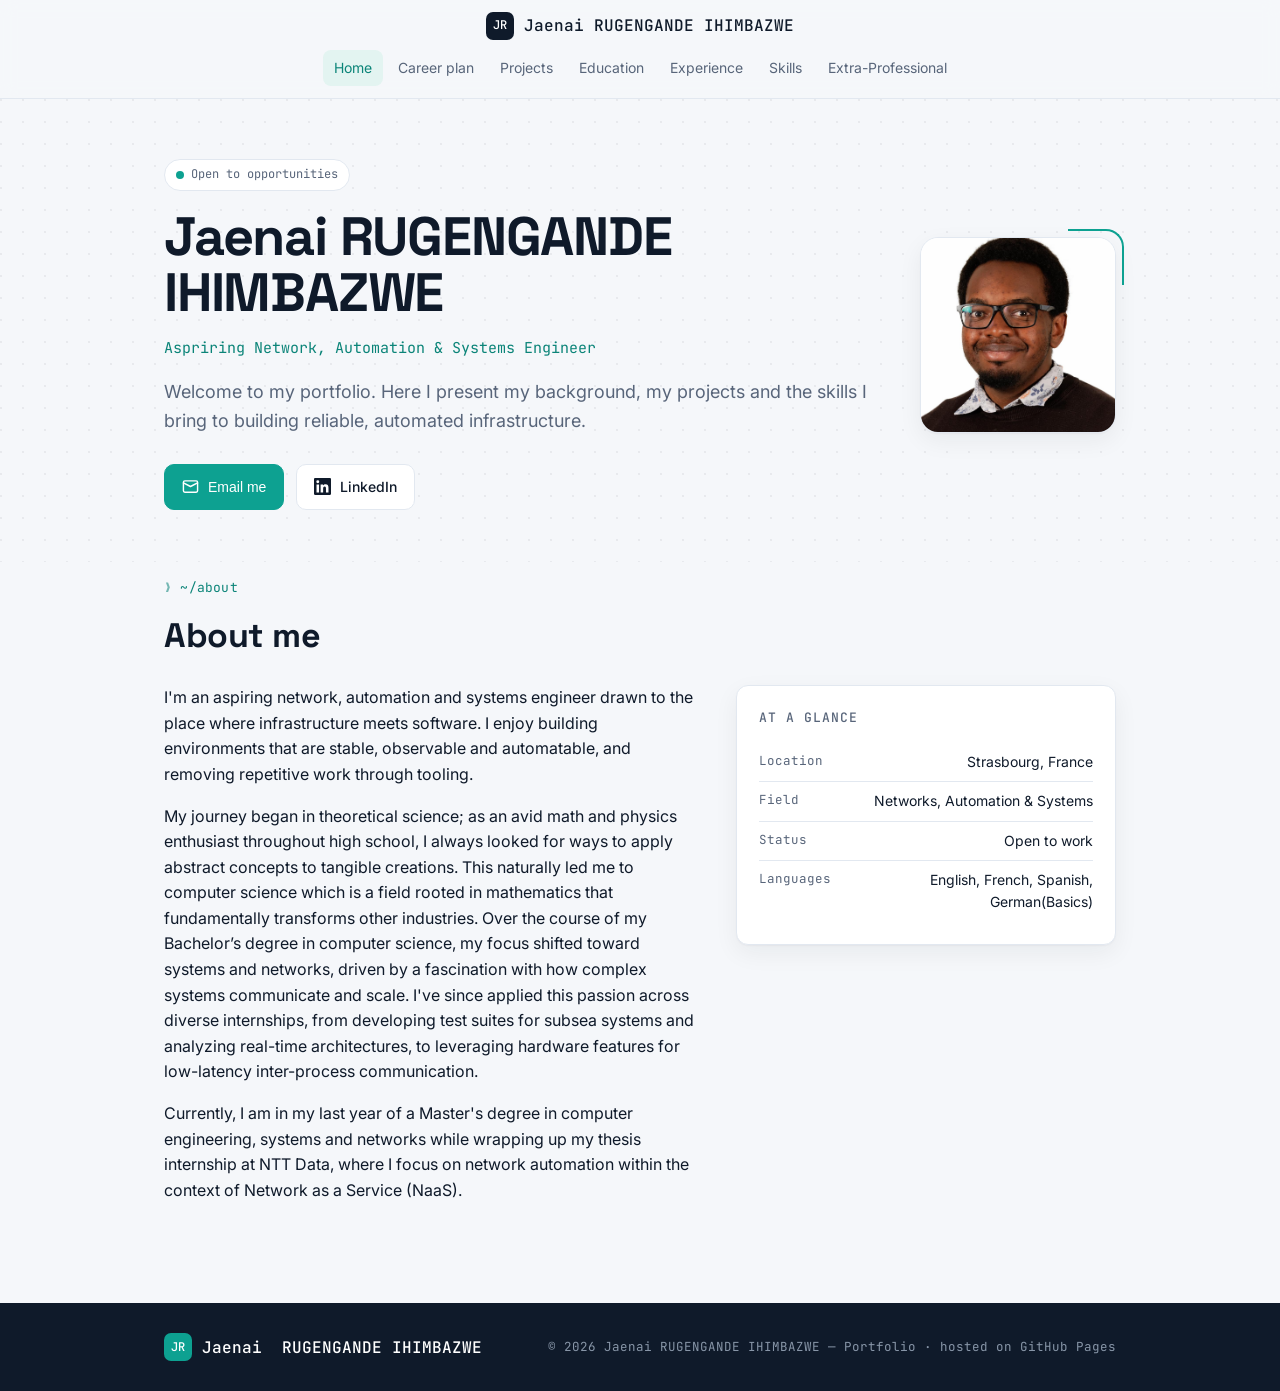
<file: index.html>
<!DOCTYPE html>
<html lang="en">
<head>
  <meta charset="UTF-8" />
  <meta name="viewport" content="width=device-width, initial-scale=1.0" />
  <title>Jaenai RUGENGANDE IHIMBAZWE — Portfolio</title>
  <meta name="description" content="Portfolio of Jaenai RUGENGANDE IHIMBAZWE, network,automation and systems engineer. Background, projects and skills." />
  <link rel="preconnect" href="https://fonts.googleapis.com" />
  <link rel="preconnect" href="https://fonts.gstatic.com" crossorigin />
  <link href="https://fonts.googleapis.com/css2?family=Inter:wght@400;500;600&family=JetBrains+Mono:wght@400;500&family=Space+Grotesk:wght@500;600;700&display=swap" rel="stylesheet" />
  <link rel="stylesheet" href="styles.css" />
</head>
<body>
  <a class="skip" href="#main">Skip to content</a>

  <!-- ===== SHARED HEADER (identical on every page — keep in sync) ===== -->
  <header class="site-header">
    <div class="site-header__inner">
      <a class="brand" href="index.html"><span class="brand__mark">JR</span> Jaenai&nbsp;RUGENGANDE IHIMBAZWE</a>
      <nav class="nav" aria-label="Primary">
        <a href="index.html" class="active" aria-current="page">Home</a>
        <a href="career-plan.html">Career plan</a>
        <a href="projects.html">Projects</a>
        <a href="education.html">Education</a>
        <a href="experience.html">Experience</a>
        <a href="skills.html">Skills</a>
        <a href="resources.html">Extra-Professional</a>
      </nav>
    </div>
  </header>

  <main id="main">
    <!-- ===== COVER / LANDING ===== -->
    <section class="hero">
      <div class="wrap hero__grid reveal">
        <div>
          <div class="status hero__status"><span class="dot"></span> Open to opportunities</div>
          <h1>Jaenai RUGENGANDE IHIMBAZWE</h1>
          <div class="hero__role"> Aspriring Network, Automation &amp; Systems Engineer</div>
          <p class="lead">Welcome to my portfolio. Here I present my background, my projects and the skills I bring to building reliable, automated infrastructure.</p>
          <div class="hero__cta">
            <button class="btn btn--primary" href="" id="email-btn">
              <svg viewBox="0 0 24 24" fill="none" stroke="currentColor" stroke-width="2" stroke-linecap="round" stroke-linejoin="round"><rect x="2" y="4" width="20" height="16" rx="2"/><path d="m22 7-10 5L2 7"/></svg>
              Email me
            </button>
            <a class="btn" href="https://www.linkedin.com/in/jaenai-rugengande-ihimbazwe/" target="_blank" rel="noopener">
              <svg viewBox="0 0 24 24" fill="currentColor"><path d="M20.45 20.45h-3.55v-5.57c0-1.33-.03-3.04-1.85-3.04-1.86 0-2.14 1.45-2.14 2.94v5.67H9.35V9h3.41v1.56h.05c.48-.9 1.64-1.85 3.37-1.85 3.6 0 4.27 2.37 4.27 5.46v6.28zM5.34 7.43a2.06 2.06 0 1 1 0-4.13 2.06 2.06 0 0 1 0 4.13zM7.12 20.45H3.56V9h3.56v11.45zM22.22 0H1.77C.79 0 0 .77 0 1.73v20.54C0 23.23.79 24 1.77 24h20.45c.98 0 1.78-.77 1.78-1.73V1.73C24 .77 23.2 0 22.22 0z"/></svg>
              LinkedIn
            </a>
          </div>
        </div>

        <figure class="portrait">
          <img src="assets/images/RUGENGANDE-IHIMBAZWE-Jaenai-001.jpg" alt="Jaenai RUGENGANDE IHIMBAZWE"
               onerror="this.style.display='none';document.getElementById('portrait-fallback').style.display='grid';" />
          <div class="portrait__fallback" id="portrait-fallback" aria-hidden="true">JR</div>
        </figure>
      </div>
    </section>

    <!-- ===== ABOUT ME (biographical synthesis → leads to the project) ===== -->
    <section class="about">
      <div class="wrap reveal">
        <p class="eyebrow">~/about</p>
        <h2 class="title">About me</h2>
        <div class="about__grid">
          <div class="about__text">
            <p>I'm an aspiring network, automation and systems engineer drawn to the place where infrastructure meets software. I enjoy building environments that are stable, observable and automatable, and removing repetitive work through tooling.</p>
            <p>My journey began in theoretical science; as an avid math and physics enthusiast throughout high school, I always looked for ways to apply abstract concepts to tangible creations.
              This naturally led me to computer science which is a field rooted in mathematics that fundamentally transforms other industries. 
              Over the course of my Bachelor’s degree in computer science, my focus shifted toward systems and networks, driven by a fascination with how complex systems communicate and scale. 
              I've since applied this passion across diverse internships, from developing test suites for subsea systems and analyzing real-time architectures, to leveraging hardware features for low-latency inter-process communication.
            </p>
            <p>Currently, I am in my last year of a Master's degree in computer engineering, systems and networks 
              while wrapping up my thesis internship at NTT Data, where I focus on network automation within the context of Network as a Service (NaaS).</p>
          </div>
          <aside class="skills">
            <h3>At a glance</h3>
            <ul class="facts">
              <li><span class="k">Location</span><span class="v">Strasbourg, France</span></li>
              <li><span class="k">Field</span><span class="v">Networks, Automation &amp; Systems</span></li>
              <li><span class="k">Status</span><span class="v">Open to work</span></li>
              <li><span class="k">Languages</span><span class="v">English, French, Spanish, German(Basics)</span></li>
            </ul>
          </aside>
        </div>

      </div>
    </section>
  </main>

  <!-- ===== SHARED FOOTER (identical on every page) ===== -->
  <footer>
    <div class="wrap footer__inner">
      <a class="brand" href="index.html"><span class="brand__mark">JR</span> Jaenai&nbsp; RUGENGANDE IHIMBAZWE</a>
      <span class="muted">© <span id="year"></span> Jaenai RUGENGANDE IHIMBAZWE — Portfolio · hosted on GitHub Pages</span>
    </div>
  </footer>

  <script src="script.js"></script>
</body>
</html>
</file>
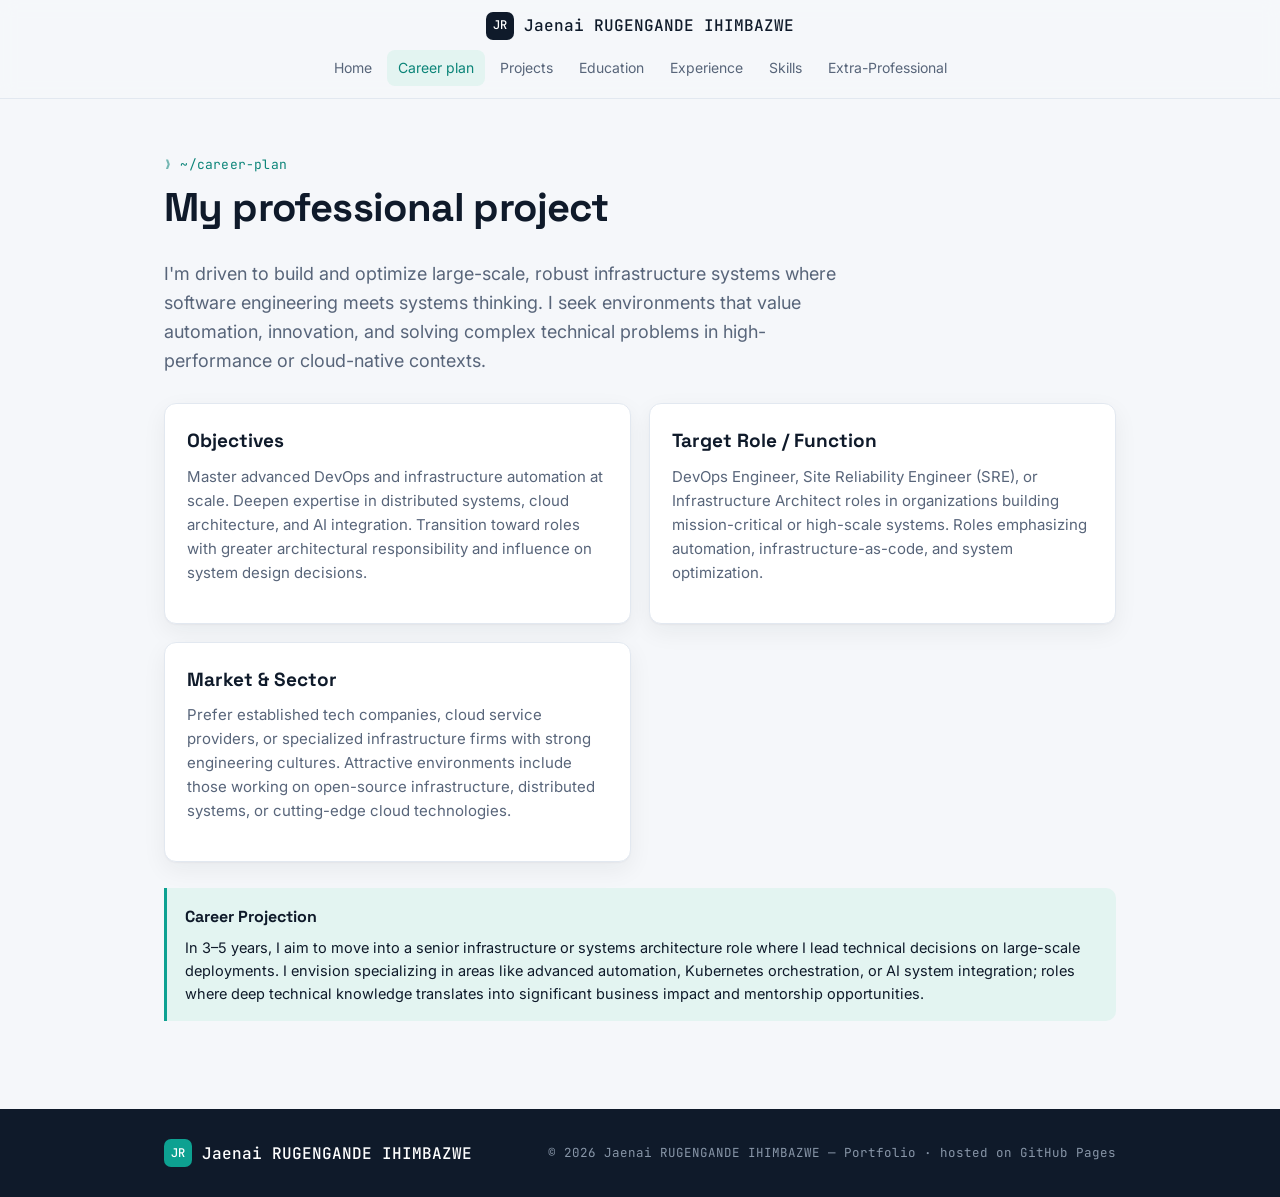
<file: career-plan.html>
<!DOCTYPE html>
<html lang="en">
<head>
  <meta charset="UTF-8" />
  <meta name="viewport" content="width=device-width, initial-scale=1.0" />
  <title>Career plan — Jaenai RUGENGANDE IHIMBAZWE</title>
  <meta name="description" content="Professional project, target market and function, objectives — Jaenai RUGENGANDE IHIMBAZWE." />
  <link rel="preconnect" href="https://fonts.googleapis.com" />
  <link rel="preconnect" href="https://fonts.gstatic.com" crossorigin />
  <link href="https://fonts.googleapis.com/css2?family=Inter:wght@400;500;600&family=JetBrains+Mono:wght@400;500&family=Space+Grotesk:wght@500;600;700&display=swap" rel="stylesheet" />
  <link rel="stylesheet" href="styles.css" />
</head>
<body>
  <a class="skip" href="#main">Skip to content</a>

  <header class="site-header">
    <div class="site-header__inner">
      <a class="brand" href="index.html"><span class="brand__mark">JR</span> Jaenai RUGENGANDE IHIMBAZWE</a>
      <nav class="nav" aria-label="Primary">
        <a href="index.html">Home</a>
        <a href="career-plan.html" class="active" aria-current="page">Career plan</a>
        <a href="projects.html">Projects</a>
        <a href="education.html">Education</a>
        <a href="experience.html">Experience</a>
        <a href="skills.html">Skills</a>
        <a href="resources.html">Extra-Professional</a>
      </nav>
    </div>
  </header>

  <main id="main" class="page">
    <div class="wrap reveal">
      <div class="page-head">
        <p class="eyebrow">~/career-plan</p>
        <h1>My professional project</h1>
      </div>

      <p class="lead intro">I'm driven to build and optimize large-scale, robust infrastructure systems where software engineering meets systems thinking. I seek environments that value automation, innovation, and solving complex technical problems in high-performance or cloud-native contexts.</p>

      <div class="grid-cards">
        <article class="card">
          <h3>Objectives</h3>
          <p>Master advanced DevOps and infrastructure automation at scale. Deepen expertise in distributed systems, cloud architecture, and AI integration. Transition toward roles with greater architectural responsibility and influence on system design decisions.</p>
        </article>
        <article class="card">
          <h3>Target Role / Function</h3>
          <p>DevOps Engineer, Site Reliability Engineer (SRE), or Infrastructure Architect roles in organizations building mission-critical or high-scale systems. Roles emphasizing automation, infrastructure-as-code, and system optimization.</p>
        </article>
        <article class="card">
          <h3>Market &amp; Sector</h3>
          <p>Prefer established tech companies, cloud service providers, or specialized infrastructure firms with strong engineering cultures. Attractive environments include those working on open-source infrastructure, distributed systems, or cutting-edge cloud technologies.</p>
        </article>
      </div>

      <div class="callout">
        <h3>Career Projection</h3>
        <p>In 3–5 years, I aim to move into a senior infrastructure or systems architecture role where I lead technical decisions on large-scale deployments. I envision specializing in areas like advanced automation, Kubernetes orchestration, or AI system integration; roles where deep technical knowledge translates into significant business impact and mentorship opportunities.</p>
      </div>
    </div>
  </main>

  <footer>
    <div class="wrap footer__inner">
      <a class="brand" href="index.html"><span class="brand__mark">JR</span> Jaenai RUGENGANDE IHIMBAZWE</a>
      <span class="muted">© <span id="year"></span> Jaenai RUGENGANDE IHIMBAZWE — Portfolio · hosted on GitHub Pages</span>
    </div>
  </footer>

  <script src="script.js"></script>
</body>
</html>
</file>
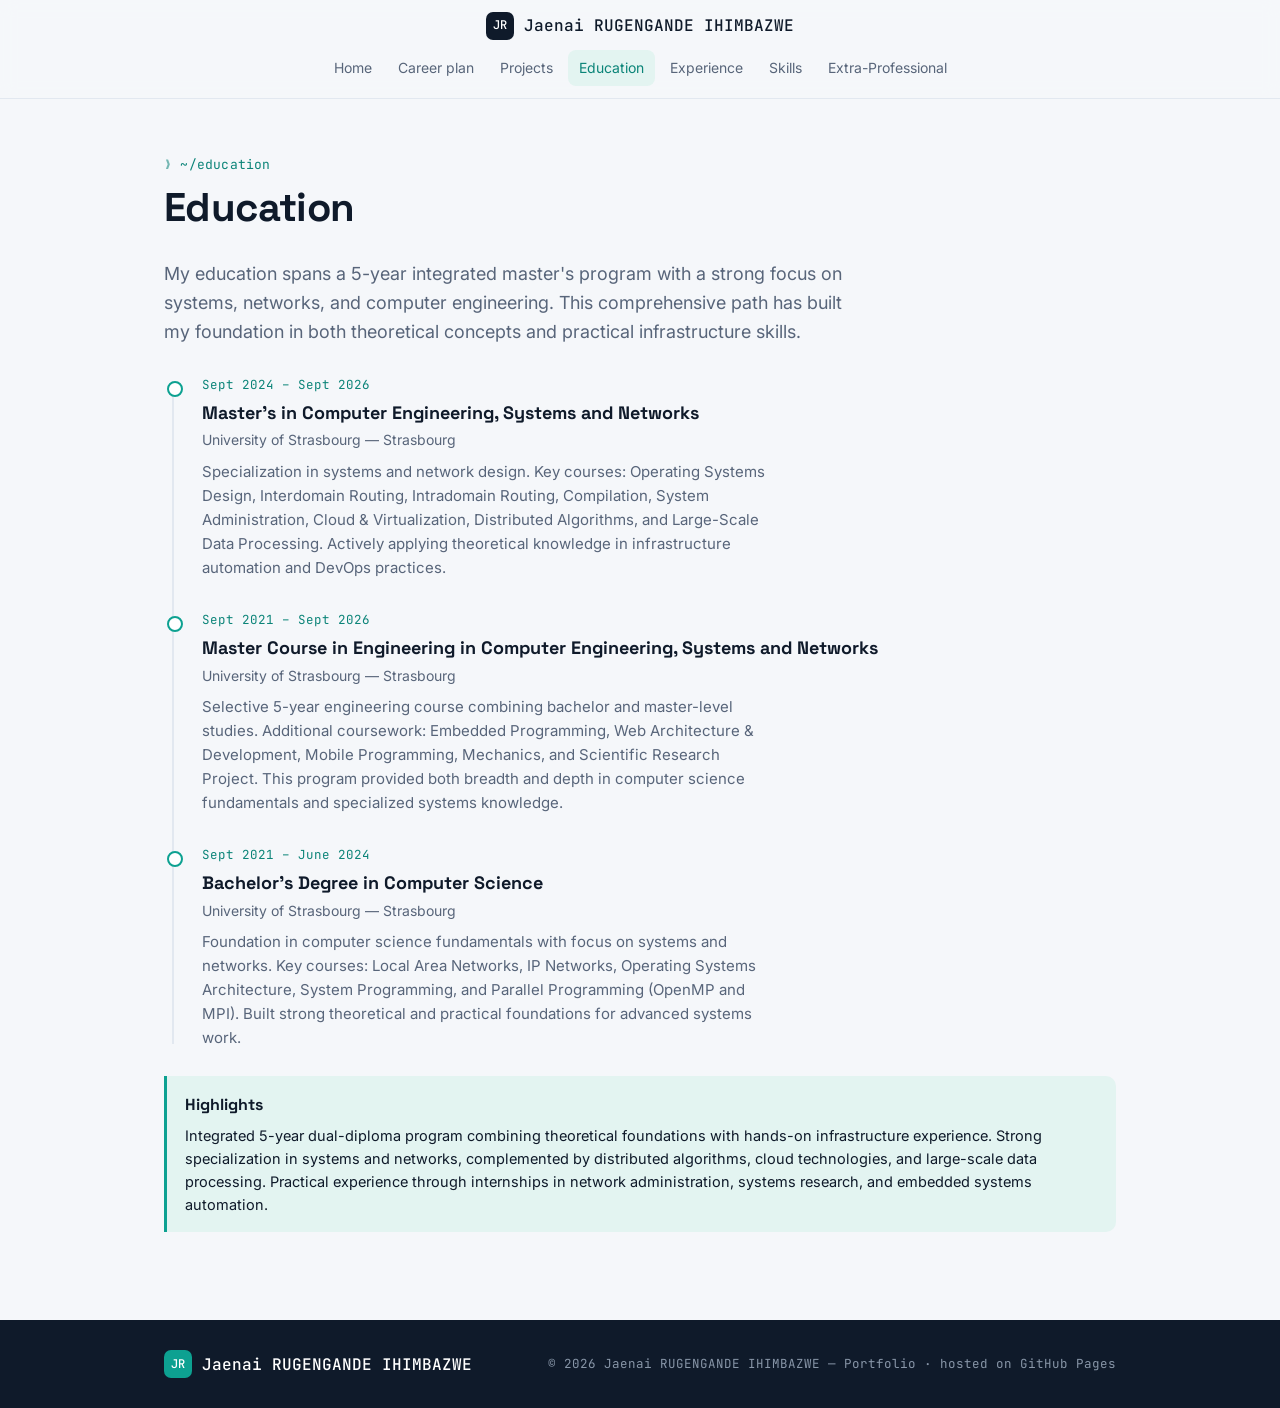
<file: education.html>
<!DOCTYPE html>
<html lang="en">
<head>
  <meta charset="UTF-8" />
  <meta name="viewport" content="width=device-width, initial-scale=1.0" />
  <title>Education — Jaenai RUGENGANDE IHIMBAZWE</title>
  <meta name="description" content="Education path and highlights — Jaenai RUGENGANDE IHIMBAZWE." />
  <link rel="preconnect" href="https://fonts.googleapis.com" />
  <link rel="preconnect" href="https://fonts.gstatic.com" crossorigin />
  <link href="https://fonts.googleapis.com/css2?family=Inter:wght@400;500;600&family=JetBrains+Mono:wght@400;500&family=Space+Grotesk:wght@500;600;700&display=swap" rel="stylesheet" />
  <link rel="stylesheet" href="styles.css" />
</head>
<body>
  <a class="skip" href="#main">Skip to content</a>

  <header class="site-header">
    <div class="site-header__inner">
      <a class="brand" href="index.html"><span class="brand__mark">JR</span> Jaenai RUGENGANDE IHIMBAZWE</a>
      <nav class="nav" aria-label="Primary">
        <a href="index.html">Home</a>
        <a href="career-plan.html">Career plan</a>
        <a href="projects.html">Projects</a>
        <a href="education.html" class="active" aria-current="page">Education</a>
        <a href="experience.html">Experience</a>
        <a href="skills.html">Skills</a>
        <a href="resources.html">Extra-Professional</a>
      </nav>
    </div>
  </header>

  <main id="main" class="page">
    <div class="wrap reveal">
      <div class="page-head">
        <p class="eyebrow">~/education</p>
        <h1>Education</h1>
      </div>

      <p class="lead intro">My education spans a 5-year integrated master's program with a strong focus on systems, networks, and computer engineering. This comprehensive path has built my foundation in both theoretical concepts and practical infrastructure skills.</p>

      <div class="timeline">
           <div class="tl-item">
          <div class="tl-date">Sept 2024 – Sept 2026</div>
          <h3>Master's in Computer Engineering, Systems and Networks</h3>
          <div class="tl-org">University of Strasbourg — Strasbourg</div>
          <p>Specialization in systems and network design. Key courses: Operating Systems Design, Interdomain Routing, Intradomain Routing, Compilation, System Administration, Cloud & Virtualization, Distributed Algorithms, and Large-Scale Data Processing. Actively applying theoretical knowledge in infrastructure automation and DevOps practices.</p>
        </div>
        <div class="tl-item">
          <div class="tl-date">Sept 2021 – Sept 2026</div>
          <h3>Master Course in Engineering in Computer Engineering, Systems and Networks</h3>
          <div class="tl-org">University of Strasbourg — Strasbourg</div>
          <p>Selective 5-year engineering course combining bachelor and master-level studies. Additional coursework: Embedded Programming, Web Architecture & Development, Mobile Programming, Mechanics, and Scientific Research Project. This program provided both breadth and depth in computer science fundamentals and specialized systems knowledge.</p>
        </div>
        <div class="tl-item">
          <div class="tl-date">Sept 2021 – June 2024</div>
          <h3>Bachelor's Degree in Computer Science</h3>
          <div class="tl-org">University of Strasbourg — Strasbourg</div>
          <p>Foundation in computer science fundamentals with focus on systems and networks. Key courses: Local Area Networks, IP Networks, Operating Systems Architecture, System Programming, and Parallel Programming (OpenMP and MPI). Built strong theoretical and practical foundations for advanced systems work.</p>
        </div>
      </div>

      <div class="callout">
        <h3>Highlights</h3>
        <p>Integrated 5-year dual-diploma program combining theoretical foundations with hands-on infrastructure experience. Strong specialization in systems and networks, complemented by distributed algorithms, cloud technologies, and large-scale data processing. Practical experience through internships in network administration, systems research, and embedded systems automation.</p>
      </div>
    </div>
  </main>

  <footer>
    <div class="wrap footer__inner">
      <a class="brand" href="index.html"><span class="brand__mark">JR</span> Jaenai RUGENGANDE IHIMBAZWE</a>
      <span class="muted">© <span id="year"></span> Jaenai RUGENGANDE IHIMBAZWE — Portfolio · hosted on GitHub Pages</span>
    </div>
  </footer>

  <script src="script.js"></script>
</body>
</html>
</file>
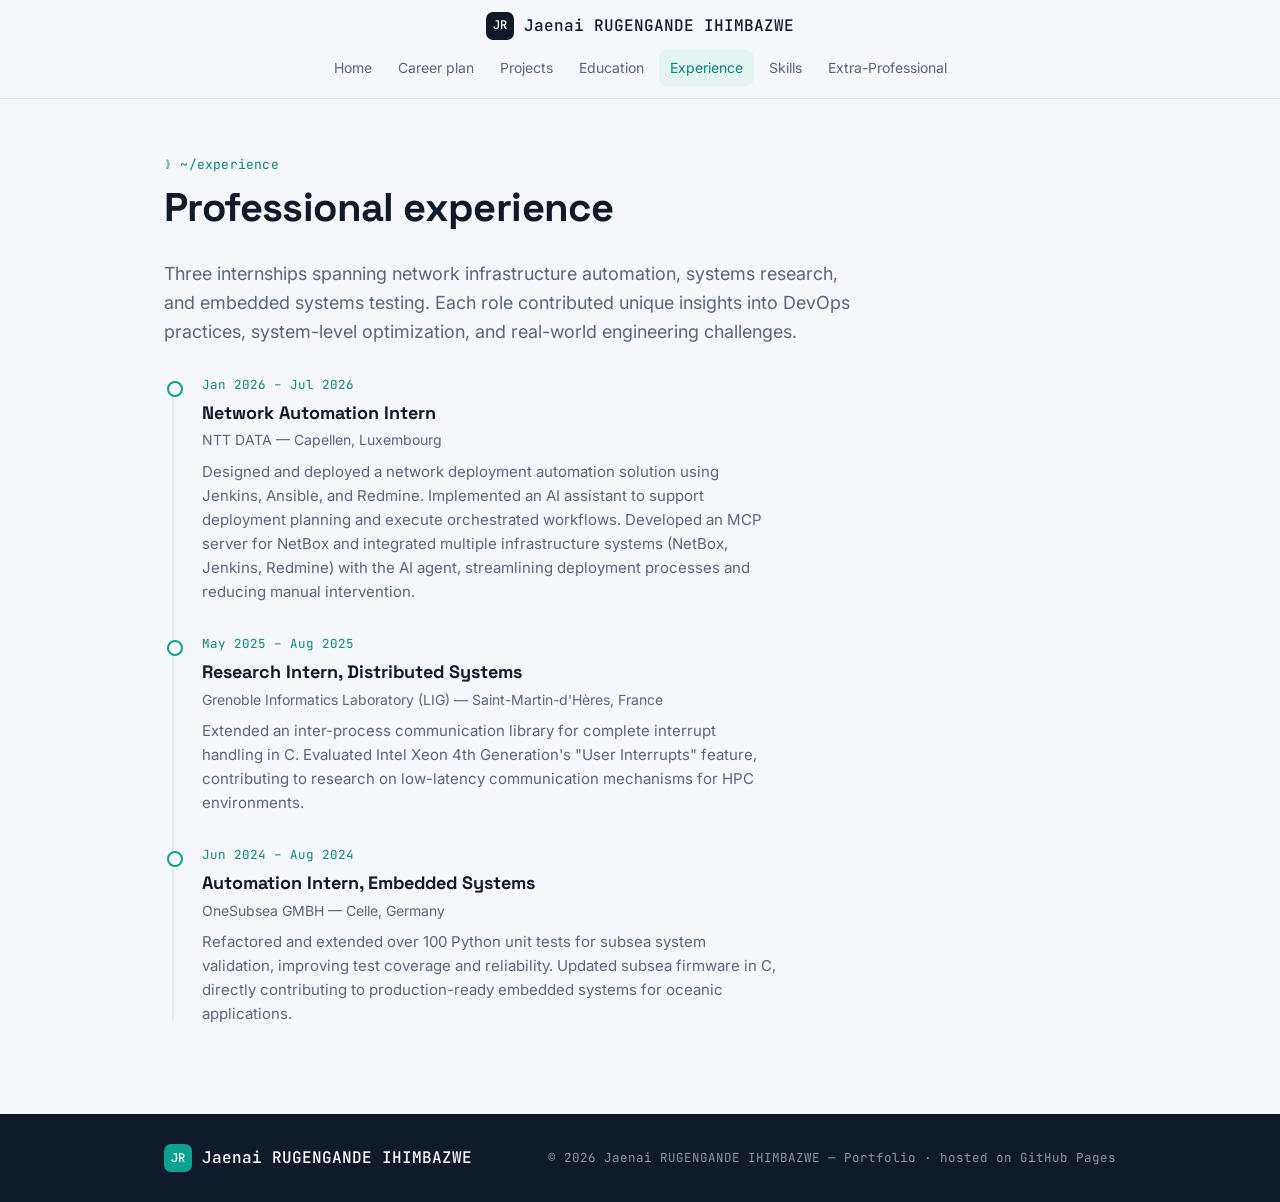
<file: experience.html>
<!DOCTYPE html>
<html lang="en">
<head>
  <meta charset="UTF-8" />
  <meta name="viewport" content="width=device-width, initial-scale=1.0" />
  <title>Experience — Jaenai RUGENGANDE IHIMBAZWE</title>
  <meta name="description" content="Professional experience, achievements and added value — Jaenai RUGENGANDE IHIMBAZWE." />
  <link rel="preconnect" href="https://fonts.googleapis.com" />
  <link rel="preconnect" href="https://fonts.gstatic.com" crossorigin />
  <link href="https://fonts.googleapis.com/css2?family=Inter:wght@400;500;600&family=JetBrains+Mono:wght@400;500&family=Space+Grotesk:wght@500;600;700&display=swap" rel="stylesheet" />
  <link rel="stylesheet" href="styles.css" />
</head>
<body>
  <a class="skip" href="#main">Skip to content</a>

  <header class="site-header">
    <div class="site-header__inner">
      <a class="brand" href="index.html"><span class="brand__mark">JR</span> Jaenai RUGENGANDE IHIMBAZWE</a>
      <nav class="nav" aria-label="Primary">
        <a href="index.html">Home</a>
        <a href="career-plan.html">Career plan</a>
        <a href="projects.html">Projects</a>
        <a href="education.html">Education</a>
        <a href="experience.html" class="active" aria-current="page">Experience</a>
        <a href="skills.html">Skills</a>
        <a href="resources.html">Extra-Professional</a>
      </nav>
    </div>
  </header>

  <main id="main" class="page">
    <div class="wrap reveal">
      <div class="page-head">
        <p class="eyebrow">~/experience</p>
        <h1>Professional experience</h1>
      </div>

      <p class="lead intro">Three internships spanning network infrastructure automation, systems research, and embedded systems testing. Each role contributed unique insights into DevOps practices, system-level optimization, and real-world engineering challenges.</p>

      <div class="timeline">
           <div class="tl-item">
          <div class="tl-date">Jan 2026 – Jul 2026</div>
          <h3>Network Automation Intern</h3>
          <div class="tl-org">NTT DATA — Capellen, Luxembourg</div>
          <p>Designed and deployed a network deployment automation solution using Jenkins, Ansible, and Redmine. Implemented an AI assistant to support deployment planning and execute orchestrated workflows. Developed an MCP server for NetBox and integrated multiple infrastructure systems (NetBox, Jenkins, Redmine) with the AI agent, streamlining deployment processes and reducing manual intervention.</p>
        </div>
        <div class="tl-item">
          <div class="tl-date">May 2025 – Aug 2025</div>
          <h3>Research Intern, Distributed Systems</h3>
          <div class="tl-org">Grenoble Informatics Laboratory (LIG) — Saint-Martin-d'Hères, France</div>
          <p>Extended an inter-process communication library for complete interrupt handling in C. Evaluated Intel Xeon 4th Generation's "User Interrupts" feature, contributing to research on low-latency communication mechanisms for HPC environments.</p>
        </div>
        <div class="tl-item">
          <div class="tl-date">Jun 2024 – Aug 2024</div>
          <h3>Automation Intern, Embedded Systems</h3>
          <div class="tl-org">OneSubsea GMBH — Celle, Germany</div>
          <p>Refactored and extended over 100 Python unit tests for subsea system validation, improving test coverage and reliability. Updated subsea firmware in C, directly contributing to production-ready embedded systems for oceanic applications.</p>
        </div>
      </div>
    </div>
  </main>

  <footer>
    <div class="wrap footer__inner">
      <a class="brand" href="index.html"><span class="brand__mark">JR</span> Jaenai RUGENGANDE IHIMBAZWE</a>
      <span class="muted">© <span id="year"></span> Jaenai RUGENGANDE IHIMBAZWE — Portfolio · hosted on GitHub Pages</span>
    </div>
  </footer>

  <script src="script.js"></script>
</body>
</html>
</file>
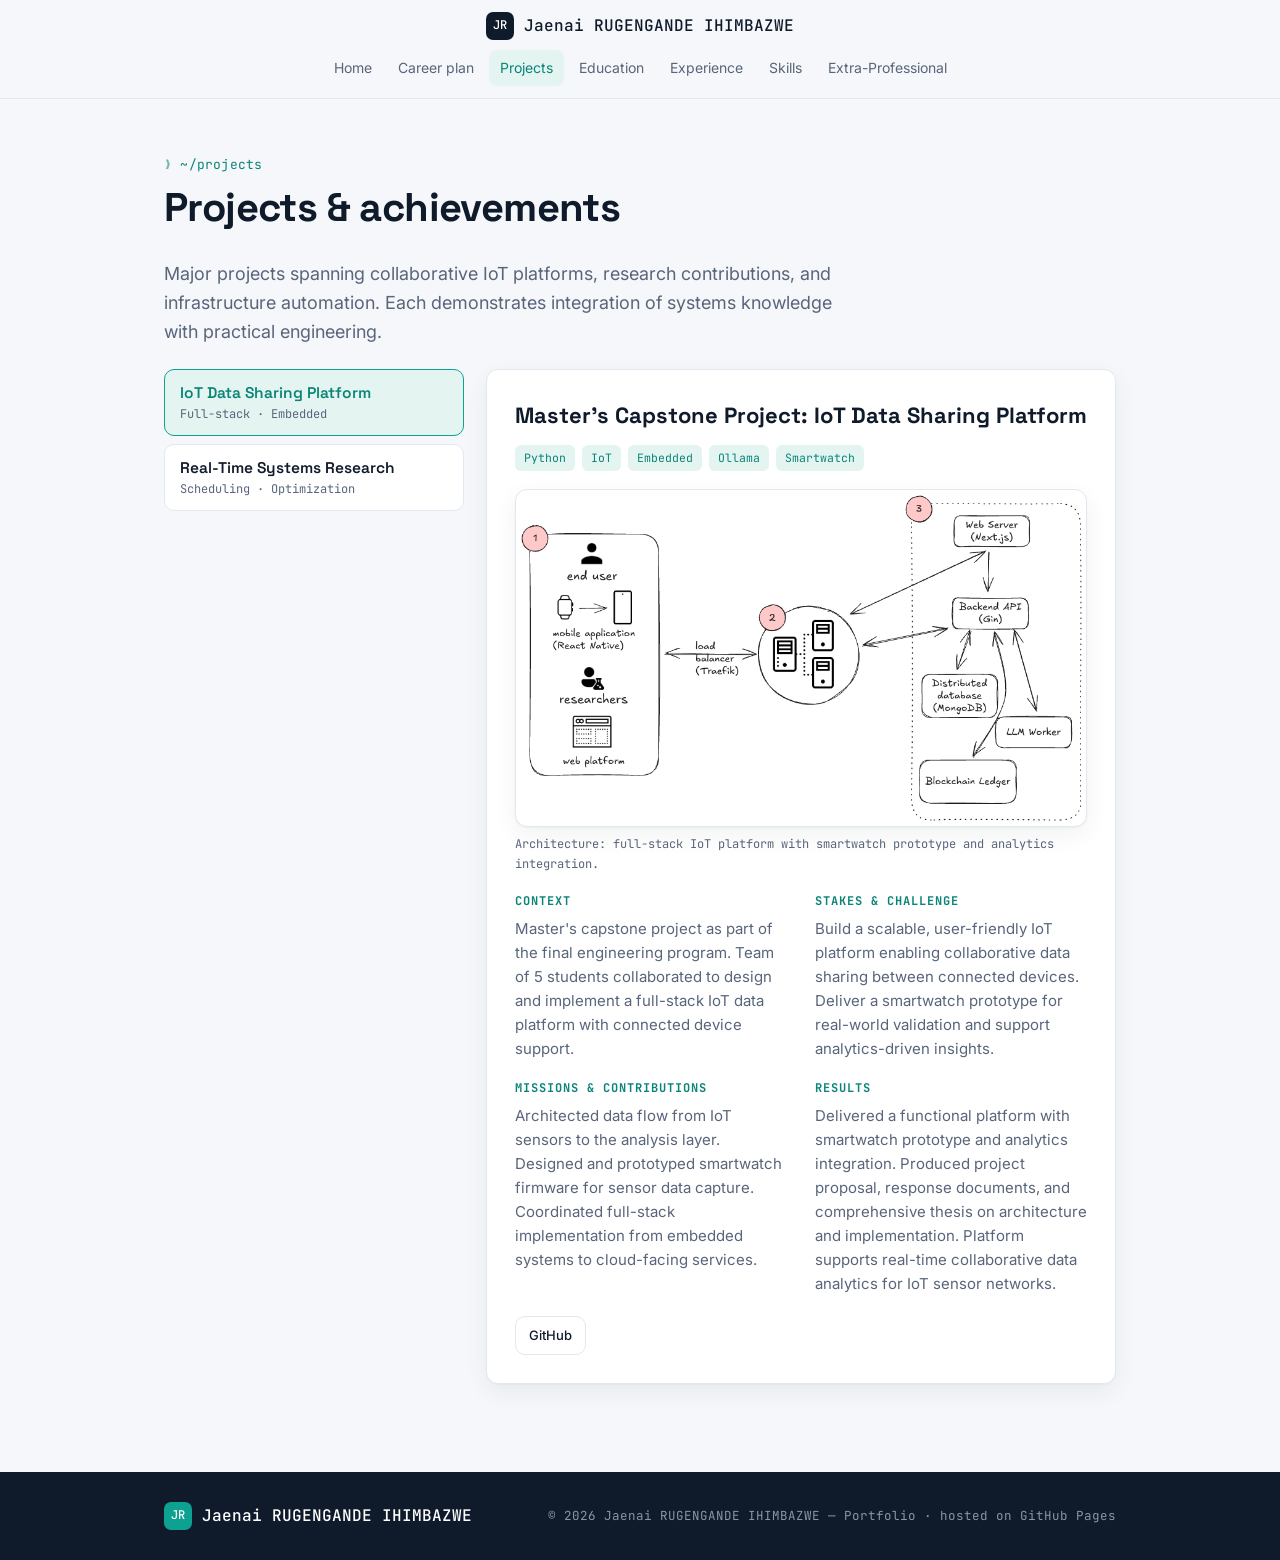
<file: projects.html>
<!DOCTYPE html>
<html lang="en">
<head>
  <meta charset="UTF-8" />
  <meta name="viewport" content="width=device-width, initial-scale=1.0" />
  <title>Projects — Jaenai RUGENGANDE IHIMBAZWE</title>
  <meta name="description" content="Detailed projects and achievements — Jaenai RUGENGANDE IHIMBAZWE." />
  <link rel="preconnect" href="https://fonts.googleapis.com" />
  <link rel="preconnect" href="https://fonts.gstatic.com" crossorigin />
  <link href="https://fonts.googleapis.com/css2?family=Inter:wght@400;500;600&family=JetBrains+Mono:wght@400;500&family=Space+Grotesk:wght@500;600;700&display=swap" rel="stylesheet" />
  <link rel="stylesheet" href="styles.css" />
</head>
<body>
  <a class="skip" href="#main">Skip to content</a>

  <header class="site-header">
    <div class="site-header__inner">
      <a class="brand" href="index.html"><span class="brand__mark">JR</span> Jaenai RUGENGANDE IHIMBAZWE</a>
      <nav class="nav" aria-label="Primary">
        <a href="index.html">Home</a>
        <a href="career-plan.html">Career plan</a>
        <a href="projects.html" class="active" aria-current="page">Projects</a>
        <a href="education.html">Education</a>
        <a href="experience.html">Experience</a>
        <a href="skills.html">Skills</a>
        <a href="resources.html">Extra-Professional</a>
      </nav>
    </div>
  </header>

  <main id="main" class="page">
    <div class="wrap reveal">
      <div class="page-head">
        <p class="eyebrow">~/projects</p>
        <h1>Projects &amp; achievements</h1>
      </div>

      <p class="lead projects-hint">Major projects spanning collaborative IoT platforms, research contributions, and infrastructure automation. Each demonstrates integration of systems knowledge with practical engineering.</p>

      <!-- ================= PROJECTS: list (left) + detail panel (right) =================
           HOW TO ADD A PROJECT:
           1) copy one <button class="project-list__item"> and give it a new data-target, e.g. "p4"
           2) copy one <article class="project-pane"> and give it the matching id="p4"
           Keep exactly one .active list item and one .active pane (the default selection). -->
      <div class="projects-layout">

        <!-- ---- LIST ---- -->
        <div class="project-list" role="tablist" aria-label="Projects">
          <button class="project-list__item active" data-target="p1" role="tab" aria-selected="true">
            <span class="t">IoT Data Sharing Platform</span>
            <span class="s">Full-stack · Embedded</span>
          </button>
          <button class="project-list__item" data-target="p2" role="tab" aria-selected="false">
            <span class="t">Real-Time Systems Research</span>
            <span class="s">Scheduling · Optimization</span>
          </button>
        </div>

        <!-- ---- DETAIL PANELS ---- -->
        <div class="project-panels">

          <!-- PANE 1 -->
          <article class="project-detail project-pane active" id="p1" role="tabpanel">
            <h2>Master's Capstone Project: IoT Data Sharing Platform</h2>
            <div class="tags">
              <span class="tag">Python</span>
              <span class="tag">IoT</span>
              <span class="tag">Embedded</span>
              <span class="tag">Ollama</span>
              <span class="tag">Smartwatch</span>
            </div>
            <figure class="figure" style="margin:18px 0 4px">
              <div class="illus">
                <img src="assets/images/ss_architecture.png" alt="Illustration of the IoT data sharing platform"
                     onerror="this.style.display='none';this.nextElementSibling.style.display='grid';" />
                <div class="illus__ph">
                  <svg viewBox="0 0 24 24" fill="none" stroke="currentColor" stroke-width="1.6" stroke-linecap="round" stroke-linejoin="round"><rect x="3" y="3" width="18" height="18" rx="2"/><circle cx="9" cy="9" r="2"/><path d="m21 15-3.1-3.1a2 2 0 0 0-2.8 0L6 21"/></svg>
                  <span>Illustration of the IoT data sharing platform</span>
                </div>
              </div>
              <figcaption class="illus-cap">Architecture: full-stack IoT platform with smartwatch prototype and analytics integration.</figcaption>
            </figure>
            <div class="detail-grid">
              <div class="detail-block"><h4>Context</h4><p>Master's capstone project as part of the final engineering program. Team of 5 students collaborated to design and implement a full-stack IoT data platform with connected device support.</p></div>
              <div class="detail-block"><h4>Stakes &amp; Challenge</h4><p>Build a scalable, user-friendly IoT platform enabling collaborative data sharing between connected devices. Deliver a smartwatch prototype for real-world validation and support analytics-driven insights.</p></div>
              <div class="detail-block"><h4>Missions &amp; Contributions</h4><p>Architected data flow from IoT sensors to the analysis layer. Designed and prototyped smartwatch firmware for sensor data capture. Coordinated full-stack implementation from embedded systems to cloud-facing services.</p></div>
              <div class="detail-block"><h4>Results</h4><p>Delivered a functional platform with smartwatch prototype and analytics integration. Produced project proposal, response documents, and comprehensive thesis on architecture and implementation. Platform supports real-time collaborative data analytics for IoT sensor networks.</p></div>
            </div>
            <div class="card__links">
              <a class="btn btn--sm" href="https://github.com/lucianmocan/sharing_square" target="_blank" rel="noopener">GitHub</a>
            </div>
          </article>

          <!-- PANE 2 -->
          <article class="project-detail project-pane" id="p2" role="tabpanel">
            <h2>Real-Time Systems Research Study</h2>
            <div class="tags">
              <span class="tag">Real-Time Systems</span>
              <span class="tag">Scheduling</span>
              <span class="tag">Compilation</span>
              <span class="tag">Research</span>
            </div>
            <div class="detail-grid">
              <div class="detail-block"><h4>Context</h4><p>Research and study project (Travail d'Étude et Recherche) conducted at University of Strasbourg.</p></div>
              <div class="detail-block"><h4>Stakes &amp; Challenge</h4><p>Survey and analyze scheduling algorithms and compiler-level optimizations for real-time systems. Understand trade-offs between predictability, performance, and resource efficiency in time-critical applications.</p></div>
              <div class="detail-block"><h4>Missions &amp; Contributions</h4><p>Conducted comprehensive literature survey on real-time scheduling techniques. Analyzed compilation optimization strategies specific to real-time constraints. Synthesized findings and identified research gaps and future directions.</p></div>
              <div class="detail-block"><h4>Results</h4><p>Completed thesis documenting scheduling paradigms (fixed-priority, dynamic, multi-core), compilation-aware optimizations, and practical applications. Research contributes to understanding how to optimize systems for predictable, deterministic behavior—critical for aerospace, automotive, and industrial systems.</p></div>
            </div>
            <div class="card__links">
              <a class="btn btn--sm" href="assets/docs/TER_Dissertation-1.pdf" target="_blank" rel="noopener">Dissertation</a>
            </div>
          </article>

        </div>
      </div>
    </div>
  </main>

  <footer>
    <div class="wrap footer__inner">
      <a class="brand" href="index.html"><span class="brand__mark">JR</span> Jaenai RUGENGANDE IHIMBAZWE</a>
      <span class="muted">© <span id="year"></span> Jaenai RUGENGANDE IHIMBAZWE — Portfolio · hosted on GitHub Pages</span>
    </div>
  </footer>

  <script src="script.js"></script>
</body>
</html>
</file>
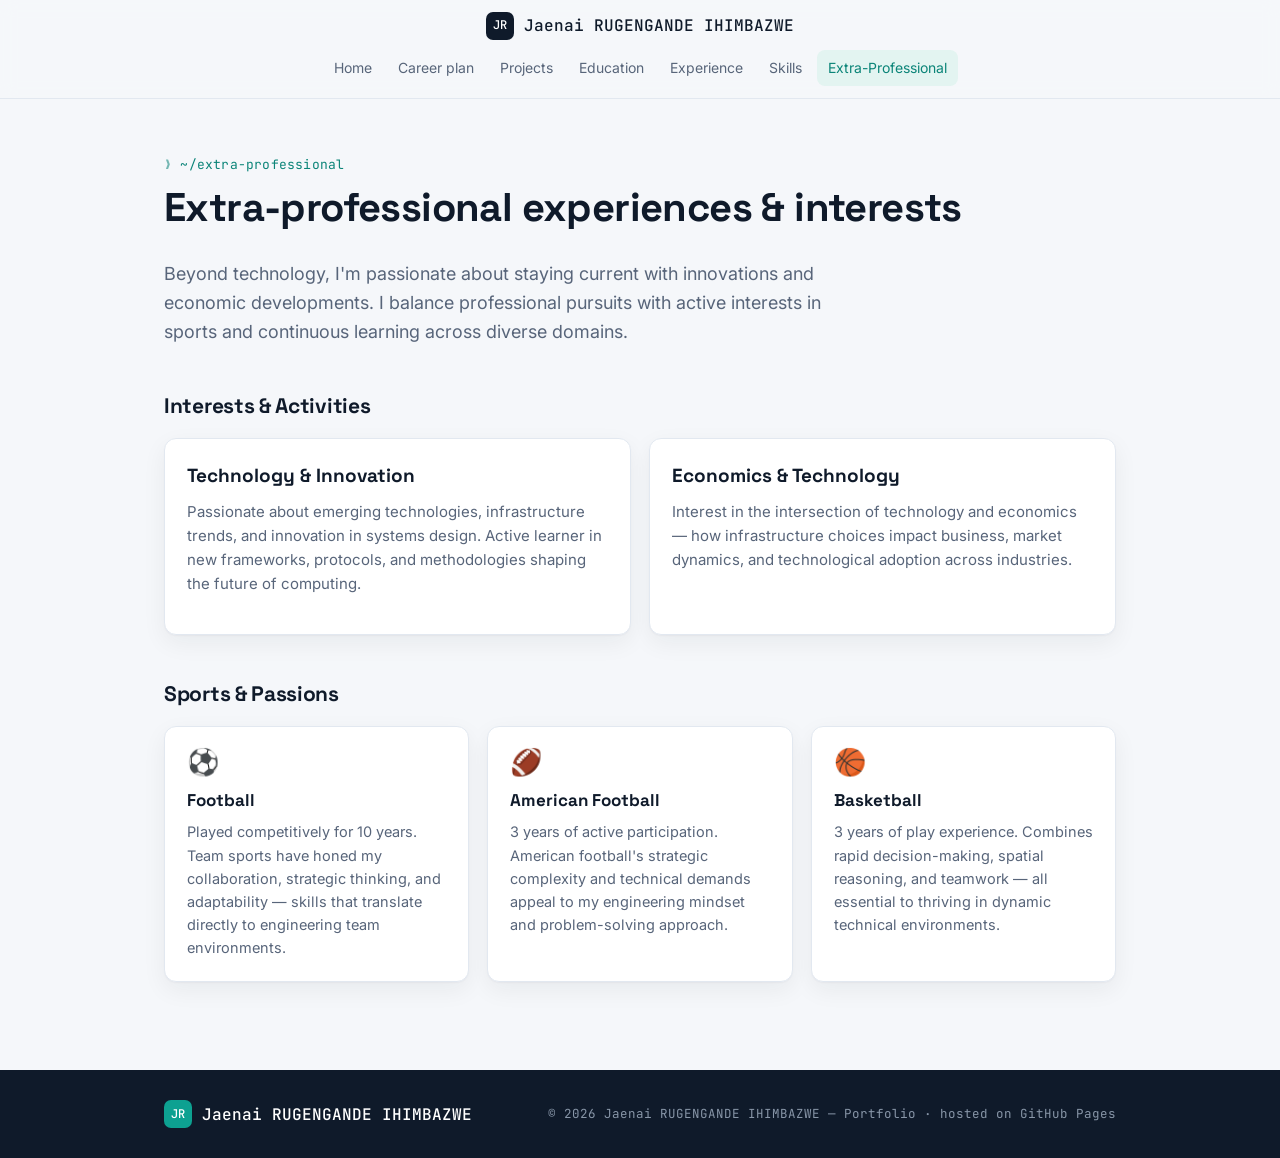
<file: resources.html>
<!DOCTYPE html>
<html lang="en">
<head>
  <meta charset="UTF-8" />
  <meta name="viewport" content="width=device-width, initial-scale=1.0" />
  <title>Extra-Professional — Jaenai RUGENGANDE IHIMBAZWE</title>
  <meta name="description" content="Extra-professional experiences, publications and interests — Jaenai RUGENGANDE IHIMBAZWE." />
  <link rel="preconnect" href="https://fonts.googleapis.com" />
  <link rel="preconnect" href="https://fonts.gstatic.com" crossorigin />
  <link href="https://fonts.googleapis.com/css2?family=Inter:wght@400;500;600&family=JetBrains+Mono:wght@400;500&family=Space+Grotesk:wght@500;600;700&display=swap" rel="stylesheet" />
  <link rel="stylesheet" href="styles.css" />
</head>
<body>
  <a class="skip" href="#main">Skip to content</a>

  <header class="site-header">
    <div class="site-header__inner">
      <a class="brand" href="index.html"><span class="brand__mark">JR</span> Jaenai RUGENGANDE IHIMBAZWE</a>
      <nav class="nav" aria-label="Primary">
        <a href="index.html">Home</a>
        <a href="career-plan.html">Career plan</a>
        <a href="projects.html">Projects</a>
        <a href="education.html">Education</a>
        <a href="experience.html">Experience</a>
        <a href="skills.html">Skills</a>
        <a href="resources.html" class="active" aria-current="page">Extra-Professional</a>
      </nav>
    </div>
  </header>

  <main id="main" class="page">
    <div class="wrap reveal">
      <div class="page-head">
        <p class="eyebrow">~/extra-professional</p>
        <h1>Extra-professional experiences &amp; interests</h1>
      </div>

      <p class="lead intro">Beyond technology, I'm passionate about staying current with innovations and economic developments. I balance professional pursuits with active interests in sports and continuous learning across diverse domains.</p>

      <!-- ===== VOLUNTEERING / EXTRA-PROFESSIONAL ===== -->
      <h2 class="subtitle">Interests &amp; Activities</h2>
      <div class="grid-cards">
        <article class="card">
          <h3>Technology & Innovation</h3>
          <p>Passionate about emerging technologies, infrastructure trends, and innovation in systems design. Active learner in new frameworks, protocols, and methodologies shaping the future of computing.</p>
        </article>
        <article class="card">
          <h3>Economics & Technology</h3>
          <p>Interest in the intersection of technology and economics — how infrastructure choices impact business, market dynamics, and technological adoption across industries.</p>
        </article>
      </div>

      <!-- ===== INTERESTS ===== -->
      <h2 class="subtitle">Sports &amp; Passions</h2>
      <div class="grid-hobbies">
        <div class="hobby">
          <div class="hobby__icon">⚽</div>
          <h3>Football</h3>
          <p>Played competitively for 10 years. Team sports have honed my collaboration, strategic thinking, and adaptability — skills that translate directly to engineering team environments.</p>
        </div>
        <div class="hobby">
          <div class="hobby__icon">🏈</div>
          <h3>American Football</h3>
          <p>3 years of active participation. American football's strategic complexity and technical demands appeal to my engineering mindset and problem-solving approach.</p>
        </div>
        <div class="hobby">
          <div class="hobby__icon">🏀</div>
          <h3>Basketball</h3>
          <p>3 years of play experience. Combines rapid decision-making, spatial reasoning, and teamwork — all essential to thriving in dynamic technical environments.</p>
        </div>
      </div>
    </div>
  </main>

  <footer>
    <div class="wrap footer__inner">
      <a class="brand" href="index.html"><span class="brand__mark">JR</span> Jaenai RUGENGANDE IHIMBAZWE</a>
      <span class="muted">© <span id="year"></span> Jaenai RUGENGANDE IHIMBAZWE — Portfolio · hosted on GitHub Pages</span>
    </div>
  </footer>

  <script src="script.js"></script>
</body>
</html>
</file>
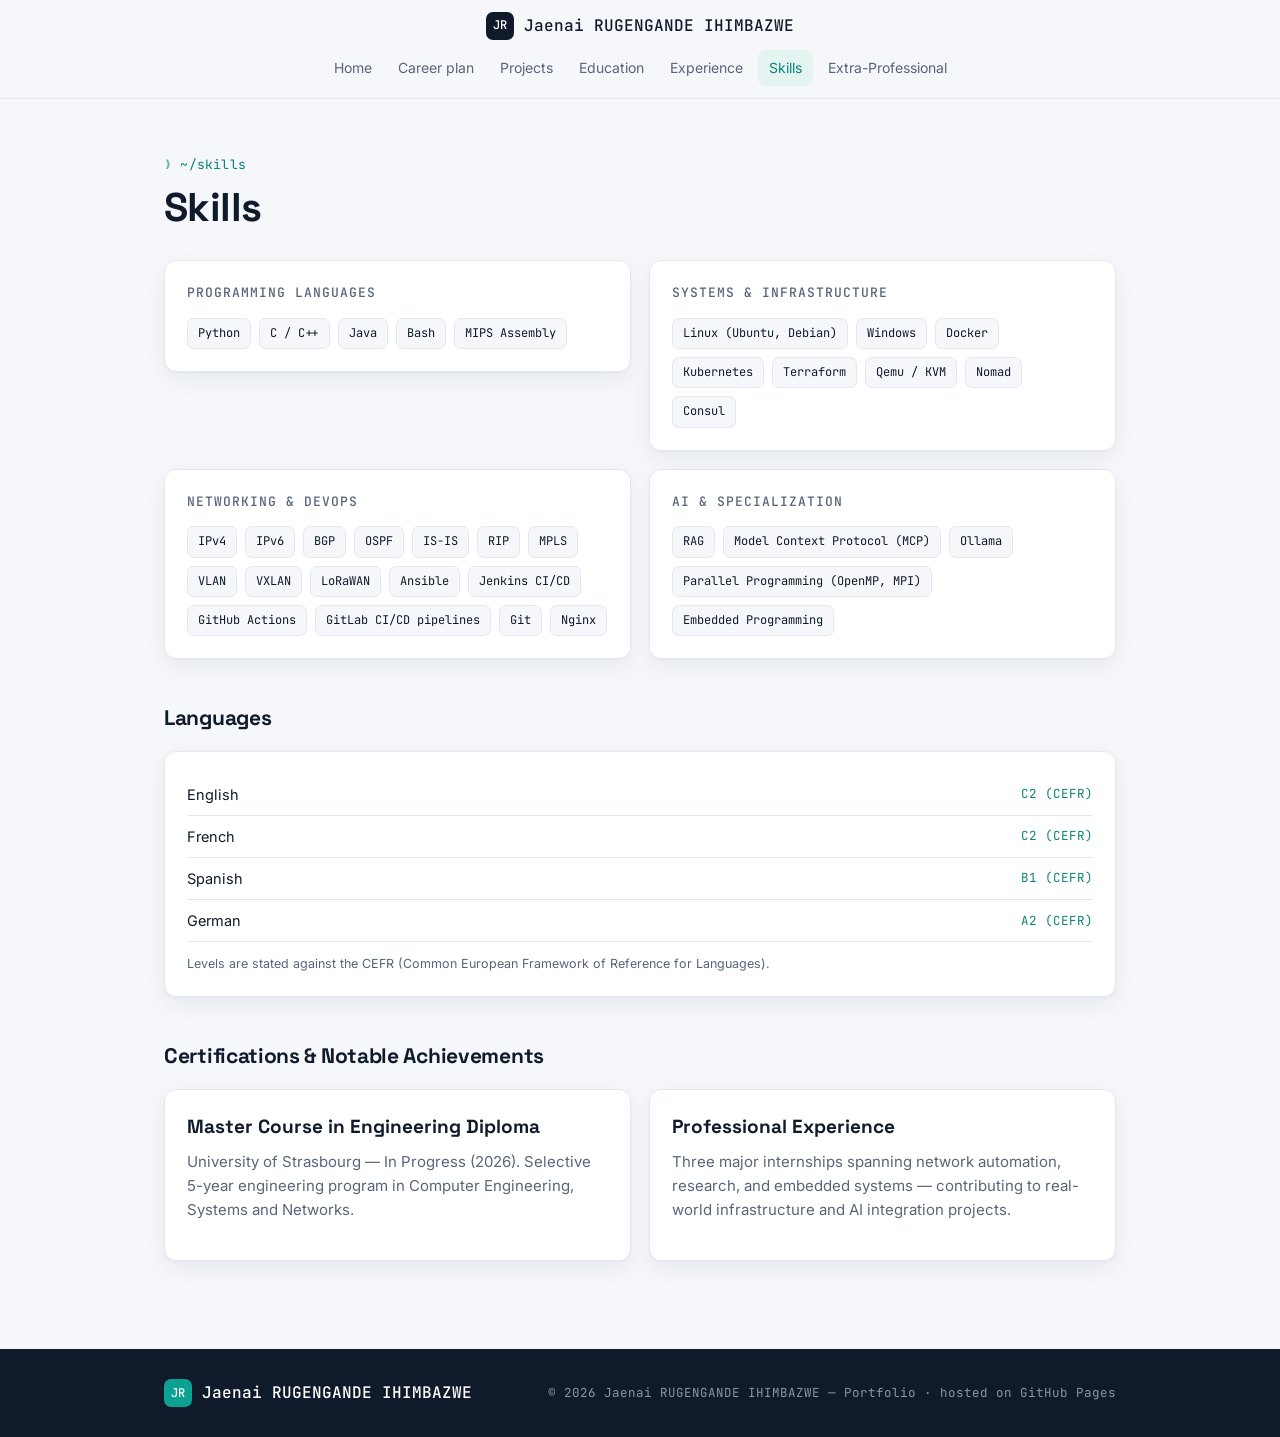
<file: skills.html>
<!DOCTYPE html>
<html lang="en">
<head>
  <meta charset="UTF-8" />
  <meta name="viewport" content="width=device-width, initial-scale=1.0" />
  <title>Skills — Jaenai RUGENGANDE IHIMBAZWE</title>
  <meta name="description" content="Major skills, languages and certifications — Jaenai RUGENGANDE IHIMBAZWE." />
  <link rel="preconnect" href="https://fonts.googleapis.com" />
  <link rel="preconnect" href="https://fonts.gstatic.com" crossorigin />
  <link href="https://fonts.googleapis.com/css2?family=Inter:wght@400;500;600&family=JetBrains+Mono:wght@400;500&family=Space+Grotesk:wght@500;600;700&display=swap" rel="stylesheet" />
  <link rel="stylesheet" href="styles.css" />
</head>
<body>
  <a class="skip" href="#main">Skip to content</a>

  <header class="site-header">
    <div class="site-header__inner">
      <a class="brand" href="index.html"><span class="brand__mark">JR</span> Jaenai RUGENGANDE IHIMBAZWE</a>
      <nav class="nav" aria-label="Primary">
        <a href="index.html">Home</a>
        <a href="career-plan.html">Career plan</a>
        <a href="projects.html">Projects</a>
        <a href="education.html">Education</a>
        <a href="experience.html">Experience</a>
        <a href="skills.html" class="active" aria-current="page">Skills</a>
        <a href="resources.html">Extra-Professional</a>
      </nav>
    </div>
  </header>

  <main id="main" class="page">
    <div class="wrap reveal">
      <div class="page-head">
        <p class="eyebrow">~/skills</p>
        <h1>Skills</h1>
      </div>

      <!-- ===== MAJOR SKILLS (technical, IT, …) ===== -->
      <div class="comp-grid">
        <aside class="skills">
          <h3>Programming Languages</h3>
          <div class="chips">
            <span class="chip">Python</span>
            <span class="chip">C / C++</span>
            <span class="chip">Java</span>
            <span class="chip">Bash</span>
            <span class="chip">MIPS Assembly</span>
          </div>
        </aside>
        <aside class="skills">
          <h3>Systems &amp; Infrastructure</h3>
          <div class="chips">
            <span class="chip">Linux (Ubuntu, Debian)</span>
            <span class="chip">Windows</span>
            <span class="chip">Docker</span>
            <span class="chip">Kubernetes</span>
            <span class="chip">Terraform</span>
            <span class="chip">Qemu / KVM</span>
            <span class="chip">Nomad</span>
            <span class="chip">Consul</span>
          </div>
        </aside>
        <aside class="skills">
          <h3>Networking &amp; DevOps</h3>
          <div class="chips">
            <span class="chip">IPv4</span>
            <span class="chip">IPv6</span>
            <span class="chip">BGP</span>
            <span class="chip">OSPF</span>
            <span class="chip">IS-IS</span>
            <span class="chip">RIP</span>
            <span class="chip">MPLS</span>
            <span class="chip">VLAN</span>
            <span class="chip">VXLAN</span>
            <span class="chip">LoRaWAN</span>
            <span class="chip">Ansible</span>
            <span class="chip">Jenkins CI/CD</span>
            <span class="chip">GitHub Actions</span>
            <span class="chip">GitLab CI/CD pipelines</span>
            <span class="chip">Git</span>
            <span class="chip">Nginx</span>
          </div>
        </aside>
        <aside class="skills">
          <h3>AI &amp; Specialization</h3>
          <div class="chips">
            <span class="chip">RAG</span>
            <span class="chip">Model Context Protocol (MCP)</span>
            <span class="chip">Ollama</span>
            <span class="chip">Parallel Programming (OpenMP, MPI)</span>
            <span class="chip">Embedded Programming</span>
          </div>
        </aside>
      </div>

      <!-- ===== LANGUAGES (referenced to a framework: CEFR) ===== -->
      <h2 class="subtitle">Languages</h2>
      <aside class="skills">
        <div class="lang-row"><span>English</span><span class="lang-level">C2 (CEFR)</span></div>
        <div class="lang-row"><span>French</span><span class="lang-level">C2 (CEFR)</span></div>
        <div class="lang-row"><span>Spanish</span><span class="lang-level">B1 (CEFR)</span></div>
        <div class="lang-row"><span>German</span><span class="lang-level">A2 (CEFR)</span></div>
        <p class="note">Levels are stated against the CEFR (Common European Framework of Reference for Languages).</p>
      </aside>

      <!-- ===== CERTIFICATIONS (named / labelled) ===== -->
      <h2 class="subtitle">Certifications &amp; Notable Achievements</h2>
      <div class="grid-cards">
        <article class="card">
          <h3>Master Course in Engineering Diploma</h3>
          <p>University of Strasbourg — In Progress (2026). Selective 5-year engineering program in Computer Engineering, Systems and Networks.</p>
        </article>
        <article class="card">
          <h3>Professional Experience</h3>
          <p>Three major internships spanning network automation, research, and embedded systems — contributing to real-world infrastructure and AI integration projects.</p>
        </article>
      </div>
    </div>
  </main>

  <footer>
    <div class="wrap footer__inner">
      <a class="brand" href="index.html"><span class="brand__mark">JR</span> Jaenai RUGENGANDE IHIMBAZWE</a>
      <span class="muted">© <span id="year"></span> Jaenai RUGENGANDE IHIMBAZWE — Portfolio · hosted on GitHub Pages</span>
    </div>
  </footer>

  <script src="script.js"></script>
</body>
</html>
</file>
<file: styles.css>
/* ============================================================
   DESIGN TOKENS — change colors here once, applied site-wide.
   ============================================================ */
:root {
  --ink:      #0F1A2A;
  --ink-2:    #18263a;
  --paper:    #F5F7FA;
  --surface:  #FFFFFF;
  --line:     #E2E8F0;
  --muted:    #58657A;
  --accent:   #0DA191;   /* teal — the single accent color */
  --accent-d: #0B8478;
  --accent-soft: #E3F4F1;

  --maxw: 1000px;
  --radius: 12px;
  --shadow: 0 1px 2px rgba(15,26,42,.04), 0 8px 24px rgba(15,26,42,.06);
  --mono: "JetBrains Mono", ui-monospace, SFMono-Regular, Menlo, monospace;
  --sans: "Inter", system-ui, -apple-system, Segoe UI, Roboto, sans-serif;
  --display: "Space Grotesk", var(--sans);
}

* { box-sizing: border-box; }
html { scroll-behavior: smooth; }

body {
  margin: 0;
  font-family: var(--sans);
  color: var(--ink);
  background: var(--paper);
  line-height: 1.6;
  -webkit-font-smoothing: antialiased;
}

a { color: var(--accent-d); text-decoration: none; }
a:hover { text-decoration: underline; }
img { max-width: 100%; display: block; }

.wrap { max-width: var(--maxw); margin-inline: auto; padding-inline: 24px; }
.intro { margin: 0 0 28px; }

.skip {
  position: absolute; left: -999px; top: 0;
  background: var(--ink); color: #fff; padding: 10px 16px; border-radius: 0 0 8px 0; z-index: 200;
}
.skip:focus { left: 0; }

:focus-visible { outline: 2px solid var(--accent-d); outline-offset: 2px; border-radius: 6px; }

/* ============================================================
   HEADER / NAV — titles always visible, centered, wrapping on
   small screens (no menu button).
   ============================================================ */
.site-header {
  position: sticky; top: 0; z-index: 100;
  background: rgba(245,247,250,.88);
  backdrop-filter: saturate(150%) blur(8px);
  border-bottom: 1px solid var(--line);
}
.site-header__inner {
  display: flex; flex-direction: column; align-items: center; gap: 10px;
  max-width: var(--maxw); margin-inline: auto; padding: 12px 24px;
}
.brand {
  display: inline-flex; align-items: center; gap: 10px;
  font-family: var(--mono); font-weight: 500; color: var(--ink); white-space: nowrap;
}
.brand:hover { text-decoration: none; }
.brand__mark {
  width: 28px; height: 28px; border-radius: 7px; background: var(--ink);
  color: #fff; display: grid; place-items: center; font-size: 12px; letter-spacing: .5px;
}
.nav { display: flex; flex-wrap: wrap; justify-content: center; align-items: center; gap: 4px; }
.nav a {
  font-size: 14px; color: var(--muted); padding: 7px 11px; border-radius: 8px;
  transition: color .15s, background .15s; white-space: nowrap;
}
.nav a:hover { color: var(--ink); background: rgba(15,26,42,.05); text-decoration: none; }
.nav a.active { color: var(--accent-d); background: var(--accent-soft); }

/* Availability pill (home hero) */
.status {
  display: inline-flex; align-items: center; gap: 7px;
  font-family: var(--mono); font-size: 12px; color: var(--muted);
  padding: 5px 11px; border: 1px solid var(--line); border-radius: 999px; background: var(--surface);
}
.dot { width: 8px; height: 8px; border-radius: 50%; background: var(--accent); animation: pulse 2.4s infinite; }
@keyframes pulse {
  0%   { box-shadow: 0 0 0 0 rgba(13,161,145,.45); }
  70%  { box-shadow: 0 0 0 7px rgba(13,161,145,0); }
  100% { box-shadow: 0 0 0 0 rgba(13,161,145,0); }
}

/* ============================================================
   BUTTONS
   ============================================================ */
.btn {
  display: inline-flex; align-items: center; gap: 9px;
  font-size: 14px; font-weight: 500; padding: 11px 17px; border-radius: 10px;
  border: 1px solid var(--line); background: var(--surface); color: var(--ink);
  cursor: pointer; transition: transform .12s, border-color .15s, background .15s, color .15s;
}
.btn:hover { text-decoration: none; transform: translateY(-1px); border-color: #cbd5e1; }
.btn--primary { background: var(--accent); border-color: var(--accent); color: #fff; }
.btn--primary:hover { background: var(--accent-d); border-color: var(--accent-d); }
.btn svg { width: 17px; height: 17px; }
.btn--sm { padding: 8px 13px; font-size: 13px; }

/* ============================================================
   HOME — cover + about
   ============================================================ */
.hero {
  padding: 60px 0 52px;
  background: radial-gradient(circle at 1px 1px, rgba(15,26,42,.06) 1px, transparent 0) 0 0 / 22px 22px;
}
.hero__grid { display: grid; grid-template-columns: 1fr auto; gap: 48px; align-items: center; }
.hero__status { margin-bottom: 18px; }
.hero h1 {
  font-family: var(--display); font-weight: 700;
  font-size: clamp(34px, 6vw, 54px); line-height: 1.05; letter-spacing: -1.2px; margin: 0;
}
.hero__role { font-family: var(--mono); color: var(--accent-d); font-size: 15px; margin: 14px 0 18px; }
.hero__role .sep { color: var(--muted); padding: 0 6px; opacity: .5; }
.hero p.lead { margin: 0 0 28px; }
.hero__cta { display: flex; flex-wrap: wrap; gap: 12px; }

.portrait { position: relative; width: 196px; height: 196px; margin: 0; flex-shrink: 0; }
.portrait img,
.portrait__fallback {
  width: 100%; height: 100%; border-radius: 18px; object-fit: cover;
  border: 1px solid var(--line); box-shadow: var(--shadow);
}
.portrait__fallback {
  display: none; place-items: center; background: var(--ink); color: #fff;
  font-family: var(--display); font-size: 54px; font-weight: 600;
}
.portrait::after {
  content: ""; position: absolute; inset: -8px -8px auto auto; width: 54px; height: 54px;
  border-top: 2px solid var(--accent); border-right: 2px solid var(--accent); border-radius: 0 18px 0 0;
}

.about { padding: 16px 0 84px; }
.about__grid { display: grid; grid-template-columns: 1.4fr 1fr; gap: 40px; align-items: start; }
.about__text p { margin: 0 0 16px; max-width: 60ch; }

/* ============================================================
   INNER PAGES — page header
   ============================================================ */
.page { padding: 56px 0 88px; }
.eyebrow { font-family: var(--mono); font-size: 13px; color: var(--accent-d); margin: 0 0 10px; letter-spacing: .2px; }
.eyebrow::before { content: "❯ "; opacity: .55; }
.page-head { margin-bottom: 30px; }
.page-head h1 { font-family: var(--display); font-size: clamp(28px, 5vw, 40px); margin: 0; letter-spacing: -.6px; line-height: 1.1; }
h2.title { font-family: var(--display); font-size: clamp(26px, 4vw, 34px); margin: 0 0 22px; letter-spacing: -.5px; }
.subtitle { font-family: var(--display); font-size: 21px; margin: 42px 0 16px; letter-spacing: -.3px; }
.lead { font-size: 18px; color: var(--muted); max-width: 64ch; }

/* Panel (skills, at-a-glance, languages) */
.skills { border: 1px solid var(--line); border-radius: var(--radius); background: var(--surface); padding: 22px; box-shadow: var(--shadow); }
.skills h3 { font-family: var(--mono); font-size: 13px; color: var(--muted); margin: 0 0 14px; font-weight: 500; text-transform: uppercase; letter-spacing: 1px; }
.skills .note { font-size: 12.5px; color: var(--muted); margin: 12px 0 0; }
.chips { display: flex; flex-wrap: wrap; gap: 8px; }
.chip { font-family: var(--mono); font-size: 12px; color: var(--ink); padding: 5px 10px; background: var(--paper); border: 1px solid var(--line); border-radius: 7px; }

/* At-a-glance list */
.facts { list-style: none; margin: 0; padding: 0; }
.facts li { display: flex; justify-content: space-between; gap: 14px; padding: 8px 0; border-bottom: 1px solid var(--line); font-size: 14px; }
.facts li:last-child { border-bottom: 0; }
.facts .k { color: var(--muted); font-family: var(--mono); font-size: 12.5px; }
.facts .v { text-align: right; }

/* Languages */
.lang-row { display: flex; justify-content: space-between; align-items: center; gap: 14px; padding: 9px 0; border-bottom: 1px solid var(--line); font-size: 14.5px; }
.lang-row:last-child { border-bottom: 0; }
.lang-level { font-family: var(--mono); font-size: 12.5px; color: var(--accent-d); white-space: nowrap; }

/* Timeline (education + experience) */
.timeline { position: relative; margin-left: 8px; }
.timeline::before { content: ""; position: absolute; left: 0; top: 6px; bottom: 6px; width: 2px; background: var(--line); }
.tl-item { position: relative; padding: 0 0 30px 30px; }
.tl-item:last-child { padding-bottom: 0; }
.tl-item::before {
  content: ""; position: absolute; left: -5px; top: 6px; width: 12px; height: 12px;
  border-radius: 50%; background: var(--surface); border: 2px solid var(--accent);
}
.tl-date { font-family: var(--mono); font-size: 12.5px; color: var(--accent-d); margin-bottom: 4px; }
.tl-item h3 { margin: 0; font-size: 18px; font-family: var(--display); }
.tl-org { color: var(--muted); font-size: 14px; margin: 2px 0 8px; }
.tl-item p { margin: 0; color: var(--muted); font-size: 15px; max-width: 64ch; }

/* Cards (projects, resources, appendices) */
.grid-cards { display: grid; grid-template-columns: repeat(2, 1fr); gap: 18px; }
.card {
  border: 1px solid var(--line); border-radius: var(--radius); background: var(--surface);
  padding: 22px; box-shadow: var(--shadow);
  display: flex; flex-direction: column; transition: transform .15s, box-shadow .15s, border-color .15s;
}
.card:hover { transform: translateY(-3px); box-shadow: 0 4px 8px rgba(15,26,42,.06), 0 16px 40px rgba(15,26,42,.10); border-color: #cbd5e1; }
.card h3 { font-family: var(--display); font-size: 19px; margin: 0 0 8px; }
.card p { margin: 0 0 16px; color: var(--muted); font-size: 15px; flex: 1; }
.tags { display: flex; flex-wrap: wrap; gap: 7px; margin-bottom: 16px; }
.tag { font-family: var(--mono); font-size: 11.5px; color: var(--accent-d); background: var(--accent-soft); padding: 4px 9px; border-radius: 6px; }
.card__links { display: flex; flex-wrap: wrap; gap: 9px; }

/* Detailed project (context / stakes / missions / results) */
.project-detail { border: 1px solid var(--line); border-radius: var(--radius); background: var(--surface); padding: 28px; box-shadow: var(--shadow); }
.project-detail h2 { font-family: var(--display); font-size: 22px; margin: 0 0 12px; }
.detail-grid { display: grid; grid-template-columns: 1fr 1fr; gap: 18px 28px; margin: 18px 0 20px; }
.detail-block h4 { font-family: var(--mono); font-size: 12px; text-transform: uppercase; letter-spacing: 1px; color: var(--accent-d); margin: 0 0 6px; }
.detail-block p { margin: 0; color: var(--muted); font-size: 15px; }

/* Projects — clickable list + detail panel (master/detail) */
.projects-hint { margin: 0 0 22px; }
.projects-layout { display: grid; grid-template-columns: 300px 1fr; gap: 22px; align-items: start; }
.project-list { display: flex; flex-direction: column; gap: 8px; position: sticky; top: 76px; }
.project-list__item {
  text-align: left; width: 100%; cursor: pointer; font-family: inherit;
  border: 1px solid var(--line); background: var(--surface); border-radius: 10px;
  padding: 13px 15px; display: flex; flex-direction: column; gap: 3px;
  transition: border-color .15s, background .15s;
}
.project-list__item:hover { border-color: #cbd5e1; }
.project-list__item .t { font-family: var(--display); font-weight: 600; font-size: 15.5px; color: var(--ink); }
.project-list__item .s { font-family: var(--mono); font-size: 12px; color: var(--muted); }
.project-list__item.active { border-color: var(--accent); background: var(--accent-soft); }
.project-list__item.active .t { color: var(--accent-d); }
.project-pane { display: none; }
.project-pane.active { display: block; animation: fadeUp .35s ease both; }

/* Illustration block (with placeholder until an image is added) */
.figure { margin: 0; }
.illus { border-radius: var(--radius); overflow: hidden; border: 1px solid var(--line); box-shadow: var(--shadow); background: var(--surface); }
.illus img { width: 100%; max-height: 420px; object-fit: cover; display: block; }
.illus__ph {
  display: none; place-items: center; gap: 8px; min-height: 200px; padding: 24px; text-align: center;
  background: var(--accent-soft); color: var(--accent-d); font-family: var(--mono); font-size: 12.5px;
}
.illus__ph svg { width: 30px; height: 30px; opacity: .85; }
.illus-cap { font-family: var(--mono); font-size: 12px; color: var(--muted); margin-top: 8px; }

/* Skills grid */
.comp-grid { display: grid; grid-template-columns: 1fr 1fr; gap: 18px; align-items: start; }

/* Interests */
.grid-hobbies { display: grid; grid-template-columns: repeat(3, 1fr); gap: 18px; }
.hobby { border: 1px solid var(--line); border-radius: var(--radius); background: var(--surface); padding: 22px; box-shadow: var(--shadow); }
.hobby__icon { font-size: 26px; line-height: 1; margin-bottom: 12px; }
.hobby h3 { font-family: var(--display); font-size: 17px; margin: 0 0 6px; }
.hobby p { margin: 0; color: var(--muted); font-size: 14.5px; }

/* Callout (highlights, projection…) */
.callout { border-left: 3px solid var(--accent); background: var(--accent-soft); border-radius: 0 10px 10px 0; padding: 16px 18px; margin-top: 26px; }
.callout h3 { margin: 0 0 6px; font-family: var(--display); font-size: 16px; }
.callout p { margin: 0; color: var(--ink); font-size: 14.5px; }

/* Contact */
.contact__card { border: 1px solid var(--line); border-radius: var(--radius); background: var(--surface); padding: 32px; box-shadow: var(--shadow); text-align: center; }
.contact__card .lead { margin: 0 auto 22px; }
.contact__row { display: flex; flex-wrap: wrap; gap: 12px; justify-content: center; align-items: center; }
.copied { font-family: var(--mono); font-size: 12.5px; color: var(--accent-d); opacity: 0; transition: opacity .2s; }
.copied.show { opacity: 1; }

/* ============================================================
   FOOTER
   ============================================================ */
footer { background: var(--ink); color: #c7d0dc; padding-block: 30px; }
.footer__inner { display: flex; flex-wrap: wrap; gap: 12px; justify-content: space-between; align-items: center; }
footer .brand { color: #fff; }
footer .brand__mark { background: var(--accent); }
footer a { color: #fff; }
footer .muted { font-family: var(--mono); font-size: 12.5px; color: #8896a8; }

/* ============================================================
   REVEAL ON LOAD
   ============================================================ */
.reveal { animation: fadeUp .6s ease both; }
@keyframes fadeUp { from { opacity: 0; transform: translateY(16px); } to { opacity: 1; transform: none; } }

/* ============================================================
   RESPONSIVE — tablet & phone
   ============================================================ */
@media (max-width: 900px) {
  .grid-hobbies { grid-template-columns: repeat(2, 1fr); }
}

@media (max-width: 820px) {
  .projects-layout { grid-template-columns: 1fr; }   /* list on top, detail below */
  .project-list { position: static; }
}

@media (max-width: 760px) {
  .site-header { position: static; }   /* header not sticky on mobile so it doesn't eat the screen */

  .hero { padding: 40px 0 38px; }
  .hero__grid { grid-template-columns: 1fr; gap: 28px; text-align: center; }
  .hero__cta { justify-content: center; }
  .portrait { order: -1; margin-inline: auto; width: 140px; height: 140px; }

  .about__grid { grid-template-columns: 1fr; gap: 26px; }
  .grid-cards { grid-template-columns: 1fr; }
  .grid-hobbies { grid-template-columns: 1fr; }
  .detail-grid { grid-template-columns: 1fr; }
  .comp-grid { grid-template-columns: 1fr; }

  .page { padding: 40px 0 64px; }
  .project-detail { padding: 22px; }
  .footer__inner { flex-direction: column; text-align: center; }
}

@media (max-width: 480px) {
  .wrap { padding-inline: 18px; }
  .nav a { padding: 6px 9px; font-size: 13.5px; }
  .contact__card { padding: 24px 18px; }
}

@media (prefers-reduced-motion: reduce) {
  html { scroll-behavior: auto; }
  .dot { animation: none; }
  .reveal { animation: none; }
  .project-pane.active { animation: none; }
  .btn:hover, .card:hover { transform: none; }
}
</file>
